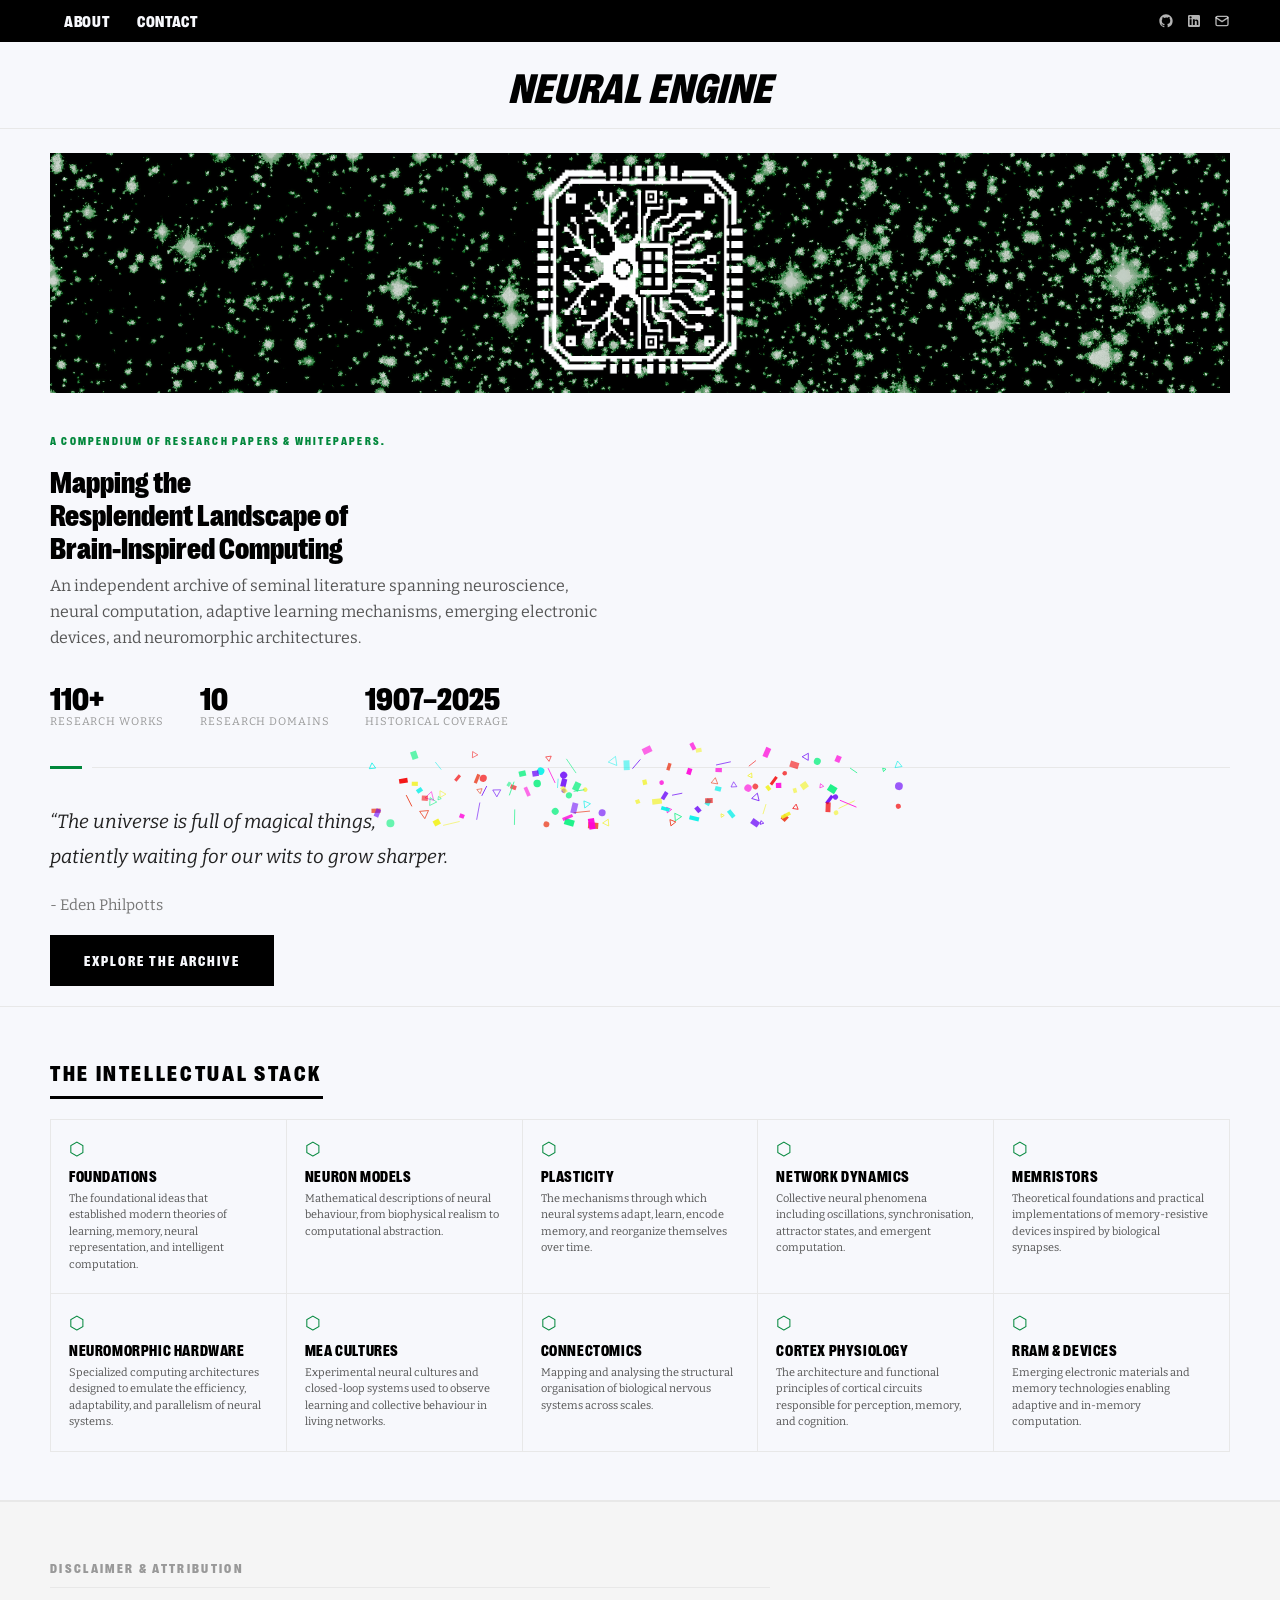
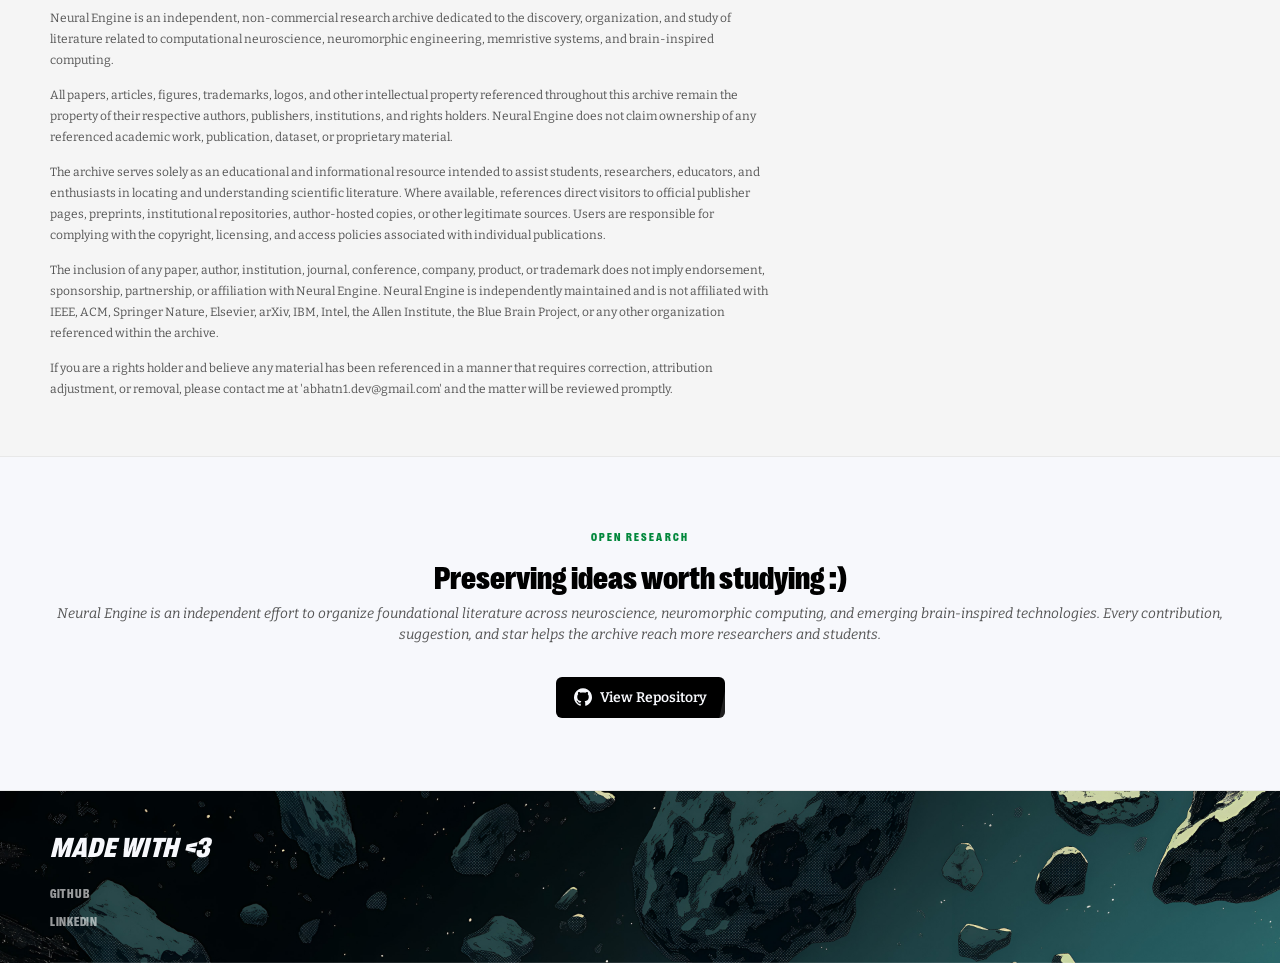
<file: index.html>
<!doctype html>
<html lang="en">
  <head>
    <meta charset="UTF-8" />
    <meta name="viewport" content="width=device-width, initial-scale=1.0" />
    <title>Neural Engine 🧠</title>
    <meta
      name="description"
      content="A compendium of seminal papers on neural computation, synaptic plasticity, and brain-inspired machinery."
    />
    <link rel="icon" type="image/png" href="./assets/favicon.png">
    <link rel="preconnect" href="https://fonts.googleapis.com" />
    <link rel="preconnect" href="https://fonts.gstatic.com" crossorigin />
    <link
      href="https://fonts.googleapis.com/css2?family=Barlow+Condensed:ital,wght@0,400;0,600;0,700;0,800;0,900;1,700;1,800;1,900&family=Barlow:wght@400;500;600;700&display=swap"
      rel="stylesheet"
    />
    <link rel="stylesheet" href="./css/style.css" />
  </head>
  <body>
    <!-- TOP NAV -->
    <header class="site-header">
      <div class="header-inner">
        <nav class="top-nav">
          <div class="nav-categories">
            <div class="nav-item"><a href="#about">About</a></div>
            <div class="nav-item"><a href="#contact">Contact</a></div>
          </div>

          <div class="nav-right">
            <div class="social-links">
              <a
                href="https://github.com/neuralenginelab"
                target="_blank"
                rel="noopener noreferrer"
                aria-label="GitHub"
              >
                <svg
                  width="16"
                  height="16"
                  viewBox="0 0 24 24"
                  fill="currentColor"
                >
                  <path
                    d="M12 2C6.48 2 2 6.48 2 12a10 10 0 0 0 6.84 9.49c.5.09.66-.22.66-.48v-1.7c-2.78.61-3.37-1.17-3.37-1.17-.46-1.17-1.12-1.48-1.12-1.48-.91-.62.07-.61.07-.61 1.01.07 1.54 1.04 1.54 1.04.9 1.54 2.37 1.1 2.95.84.09-.65.35-1.1.64-1.35-2.22-.25-4.56-1.11-4.56-4.93 0-1.09.39-1.99 1.03-2.69-.1-.25-.45-1.27.1-2.64 0 0 .84-.27 2.75 1.03A9.6 9.6 0 0 1 12 6.8c.85 0 1.71.12 2.51.35 1.91-1.3 2.75-1.03 2.75-1.03.55 1.37.2 2.39.1 2.64.64.7 1.03 1.6 1.03 2.69 0 3.83-2.34 4.68-4.57 4.93.36.31.68.92.68 1.86v2.76c0 .27.16.58.67.48A10 10 0 0 0 22 12c0-5.52-4.48-10-10-10z"
                  />
                </svg>
              </a>

              <a
                href="https://www.linkedin.com/in/adityabhatnagar1/"
                target="_blank"
                rel="noopener noreferrer"
                aria-label="LinkedIn"
              >
                <svg
                  width="16"
                  height="16"
                  viewBox="0 0 24 24"
                  fill="currentColor"
                >
                  <path
                    d="M19 3A2 2 0 0 1 21 5V19A2 2 0 0 1 19 21H5A2 2 0 0 1 3 19V5A2 2 0 0 1 5 3H19ZM8.34 18V9.37H5.49V18H8.34ZM6.91 8.24A1.65 1.65 0 1 0 6.9 4.94a1.65 1.65 0 0 0 .01 3.3ZM18.5 18V13.78C18.5 11.61 18.03 9.93 15.5 9.93C14.29 9.93 13.48 10.6 13.15 11.24H13.11V9.37H10.36V18H13.21V13.73C13.21 12.6 13.42 11.53 14.79 11.53C16.14 11.53 16.16 12.79 16.16 13.8V18H18.5Z"
                  />
                </svg>
              </a>

              <a href="mailto:abhatn1.dev@gmail.com" aria-label="Email">
                <svg
                  width="16"
                  height="16"
                  viewBox="0 0 24 24"
                  fill="none"
                  stroke="currentColor"
                  stroke-width="2"
                  stroke-linecap="round"
                  stroke-linejoin="round"
                >
                  <rect x="3" y="5" width="18" height="14" rx="2" />
                  <path d="M3 7l9 6 9-6" />
                </svg>
              </a>
            </div>
          </div>
        </nav>
      </div>
    </header>

    <!-- LOGO BAR -->
    <div class="logo-bar">
      <div class="container">
        <a href="/" class="site-logo">
          <span class="logo-text">Neural Engine</span>
        </a>
      </div>
    </div>

    <!-- HERO SECTION -->
    <section id="about" class="hero-section">
      <div class="container">
        <div class="hero-grid">
          <!-- Featured Article -->
          <div class="hero-featured">
            <div class="hero-img-wrap">
              <img src="./assets/header.jpg" alt="Dark Pines" loading="lazy" />

              <img
                src="./assets/logo.png"
                alt="Neural Engine"
                class="hero-logo"
              />
            </div>
            <div class="hero-content">
              <p class="hero-eyebrow">A Compendium of Research Papers & Whitepapers.</p>

              <h1 class="hero-title">
                Mapping the<br /> Resplendent Landscape of<br />Brain-Inspired Computing
              </h1>

              <p class="hero-lead">
              An independent archive of seminal literature spanning neuroscience, neural computation, adaptive learning mechanisms, emerging electronic devices, and neuromorphic architectures.
              </p>

              <!-- Stats row -->
              <div class="hero-stats">
                <div class="hero-stat">
                  <span class="stat-num">110+</span>
                  <span class="stat-label">Research Works</span>
                </div>
                <div class="hero-stat">
                  <span class="stat-num">10</span>
                  <span class="stat-label">Research Domains</span>
                </div>
                <div class="hero-stat">
                  <span class="stat-num">1907–2025</span>
                  <span class="stat-label">Historical Coverage</span>
                </div>
              </div>

              <div class="section-divider"></div>



              <div class="quote-block">
                <span class="quote-line"> “The universe is full of magical things, </span>

                <span class="quote-line"> patiently waiting for our wits to grow sharper. </span>

                <span class="quote-author"> - Eden Philpotts </span>
              </div>

            <div style="margin-top: 18px;"></div>

            <div class="hero-cta-wrap">
              <a href="./archive/" class="ui-btn">
                <span>Explore the Archive</span>
              </a>
            </div>

            <div style="margin-top: 20px;"></div>
          </div>
        </div>
      </div>
    </section>

    <!-- RESEARCH DOMAINS -->
<section class="domains-section">
  <div class="container">
    <div class="section-header-row">
      <h2 class="section-heading">The Intellectual Stack</h2>
    </div>
    <div class="domains-grid">
      <div class="domain-card">
        <span class="domain-icon">⬡</span>
        <h3>Foundations</h3>
        <p>The foundational ideas that established modern theories of learning, memory, neural representation, and intelligent computation.</p>
      </div>
      <div class="domain-card">
        <span class="domain-icon">⬡</span>
        <h3>Neuron Models</h3>
        <p>Mathematical descriptions of neural behaviour, from biophysical realism to computational abstraction.</p>
      </div>
      <div class="domain-card">
        <span class="domain-icon">⬡</span>
        <h3>Plasticity</h3>
        <p>The mechanisms through which neural systems adapt, learn, encode memory, and reorganize themselves over time.</p>
      </div>
      <div class="domain-card">
        <span class="domain-icon">⬡</span>
        <h3>Network Dynamics</h3>
        <p>Collective neural phenomena including oscillations, synchronisation, attractor states, and emergent computation.</p>
      </div>
      <div class="domain-card">
        <span class="domain-icon">⬡</span>
        <h3>Memristors</h3>
        <p>Theoretical foundations and practical implementations of memory-resistive devices inspired by biological synapses.</p>
      </div>
      <div class="domain-card">
        <span class="domain-icon">⬡</span>
        <h3>Neuromorphic Hardware</h3>
        <p>Specialized computing architectures designed to emulate the efficiency, adaptability, and parallelism of neural systems.</p>
      </div>
      <div class="domain-card">
        <span class="domain-icon">⬡</span>
        <h3>MEA Cultures</h3>
        <p>Experimental neural cultures and closed-loop systems used to observe learning and collective behaviour in living networks.</p>
      </div>
      <div class="domain-card">
        <span class="domain-icon">⬡</span>
        <h3>Connectomics</h3>
        <p>Mapping and analysing the structural organisation of biological nervous systems across scales.
      </div>
      <div class="domain-card">
        <span class="domain-icon">⬡</span>
        <h3>Cortex Physiology</h3>
        <p>The architecture and functional principles of cortical circuits responsible for perception, memory, and cognition.</p>
      </div>
      <div class="domain-card">
        <span class="domain-icon">⬡</span>
        <h3>RRAM & Devices</h3>
        <p>Emerging electronic materials and memory technologies enabling adaptive and in-memory computation.</p>
      </div>
    </div>
  </div>
</section>

<!-- DISCLAIMER -->
<section class="disclaimer-section">
  <div class="container">
    <div class="disclaimer-inner">
      <h2 class="disclaimer-heading">Disclaimer & Attribution</h2>
      <div class="disclaimer-body">
        <p>Neural Engine is an independent, non-commercial research archive dedicated to the discovery, organization, and study of literature related to computational neuroscience, neuromorphic engineering, memristive systems, and brain-inspired computing.</p>
        <p>All papers, articles, figures, trademarks, logos, and other intellectual property referenced throughout this archive remain the property of their respective authors, publishers, institutions, and rights holders. Neural Engine does not claim ownership of any referenced academic work, publication, dataset, or proprietary material.</p>
        <p>The archive serves solely as an educational and informational resource intended to assist students, researchers, educators, and enthusiasts in locating and understanding scientific literature. Where available, references direct visitors to official publisher pages, preprints, institutional repositories, author-hosted copies, or other legitimate sources. Users are responsible for complying with the copyright, licensing, and access policies associated with individual publications.</p>
        <p>The inclusion of any paper, author, institution, journal, conference, company, product, or trademark does not imply endorsement, sponsorship, partnership, or affiliation with Neural Engine. Neural Engine is independently maintained and is not affiliated with IEEE, ACM, Springer Nature, Elsevier, arXiv, IBM, Intel, the Allen Institute, the Blue Brain Project, or any other organization referenced within the archive.</p>
        <p>If you are a rights holder and believe any material has been referenced in a manner that requires correction, attribution adjustment, or removal, please contact me at 'abhatn1.dev@gmail.com' and the matter will be reviewed promptly.</p>
      </div>
    </div>
  </div>
</section>

<!-- REPO CTA -->
<section class="repo-cta-section">
  <div class="container">
    <p class="repo-eyebrow">Open Research</p>
    <h2 class="repo-heading">Preserving ideas worth studying :)</h2>
    <p class="repo-sub">Neural Engine is an independent effort to organize foundational literature across neuroscience, neuromorphic computing, and emerging brain-inspired technologies. Every contribution, suggestion, and star helps the archive reach more researchers and students.</p>
    <a href="https://github.com/neuralenginelab" target="_blank" rel="noopener noreferrer" class="gh-star-btn">
      <span class="gh-shine"></span>
      <div class="gh-left">
        <svg class="gh-icon" viewBox="0 0 438.549 438.549" fill="currentColor">
          <path clip-rule="evenodd" d="M409.132 114.573c-19.608-33.596-46.205-60.194-79.798-79.8-33.598-19.607-70.277-29.408-110.063-29.408-39.781 0-76.472 9.804-110.063 29.408-33.596 19.605-60.192 46.204-79.8 79.8C9.803 148.168 0 184.854 0 224.63c0 47.78 13.94 90.745 41.827 128.906 27.884 38.164 63.906 64.572 108.063 79.227 5.14.954 8.945.283 11.419-1.996 2.475-2.282 3.711-5.14 3.711-8.562 0-.571-.049-5.708-.144-15.417a2549.81 2549.81 0 01-.144-25.406l-6.567 1.136c-4.187.767-9.469 1.092-15.846 1-6.374-.089-12.991-.757-19.842-1.999-6.854-1.231-13.229-4.086-19.13-8.559-5.898-4.473-10.085-10.328-12.56-17.556l-2.855-6.57c-1.903-4.374-4.899-9.233-8.992-14.559-4.093-5.331-8.232-8.945-12.419-10.848l-1.999-1.431c-1.332-.951-2.568-2.098-3.711-3.429-1.142-1.331-1.997-2.663-2.568-3.997-.572-1.335-.098-2.43 1.427-3.289 1.525-.859 4.281-1.276 8.28-1.276l5.708.853c3.807.763 8.516 3.042 14.133 6.851 5.614 3.806 10.229 8.754 13.846 14.842 4.38 7.806 9.657 13.754 15.846 17.847 6.184 4.093 12.419 6.136 18.699 6.136 6.28 0 11.704-.476 16.274-1.423 4.565-.952 8.848-2.383 12.847-4.285 1.713-12.758 6.377-22.559 13.988-29.41-10.848-1.14-20.601-2.857-29.264-5.14-8.658-2.286-17.605-5.996-26.835-11.14-9.235-5.137-16.896-11.516-22.985-19.126-6.09-7.614-11.088-17.61-14.987-29.979-3.901-12.374-5.852-26.648-5.852-42.826 0-23.035 7.52-42.637 22.557-58.817-7.044-17.318-6.379-36.732 1.997-58.24 5.52-1.715 13.706-.428 24.554 3.853 10.85 4.283 18.794 7.952 23.84 10.994 5.046 3.041 9.089 5.618 12.135 7.708 17.705-4.947 35.976-7.421 54.818-7.421s37.117 2.474 54.823 7.421l10.849-6.849c7.419-4.57 16.18-8.758 26.262-12.565 10.088-3.805 17.802-4.853 23.134-3.138 8.562 21.509 9.325 40.922 2.279 58.24 15.036 16.18 22.559 35.787 22.559 58.817 0 16.178-1.958 30.497-5.853 42.966-3.9 12.471-8.941 22.457-15.125 29.979-6.191 7.521-13.901 13.85-23.131 18.986-9.232 5.14-18.182 8.85-26.84 11.136-8.662 2.286-18.415 4.004-29.263 5.146 9.894 8.562 14.842 22.077 14.842 40.539v60.237c0 3.422 1.19 6.279 3.572 8.562 2.379 2.279 6.136 2.95 11.276 1.995 44.163-14.653 80.185-41.062 108.068-79.226 27.88-38.161 41.825-81.126 41.825-128.906-.01-39.771-9.818-76.454-29.414-110.049z"/>
        </svg>
        <span>View Repository</span>
      </div>

    </a>
  </div>
</section>


    <!-- FOOTER -->
    <footer id="contact" class="site-footer">
      <div class="container">
        <div class="footer-grid">
          <div class="footer-brand">
            <a href="/" class="site-logo footer-logo">
              <span class="logo-text">made with <3</span>
            </a>

            <p style="margin-top: 12px"></p>
            <div class="footer-social">
              <a
                href="https://github.com/adityabhatnagar1/"
                target="_blank"
                rel="noopener noreferrer"
                aria-label="GitHub"
                >GitHub</a
              >

              <a
                href="https://www.linkedin.com/in/adityabhatnagar1/"
                target="_blank"
                rel="noopener noreferrer"
                aria-label="LinkedIn"
                >LinkedIn</a
              >



            </div>
          </div>
        </div>
      </div>


    </footer>

    <script src="./js/main.js"></script>

    <canvas id="archive-canvas"></canvas>

    <div id="archive-msg">ARCHIVE_COMPLETE</div>

  </body>
</html>
<!-- redeploy -->
</file>
<file: css/style.css>
@keyframes signalInstability {
  0% {
    transform: translate(0px, 0px) rotate(0deg);
  }

  10% {
    transform: translate(-1px, 1px) rotate(-0.15deg);
  }

  20% {
    transform: translate(2px, -1px) rotate(0.15deg);
  }

  30% {
    transform: translate(-2px, 1px) rotate(-0.1deg);
  }

  40% {
    transform: translate(1px, -1px) rotate(0.1deg);
  }

  50% {
    transform: translate(-1px, 1px) rotate(0deg);
  }

  60% {
    transform: translate(2px, 0px) rotate(0.1deg);
  }

  70% {
    transform: translate(-2px, -1px) rotate(-0.1deg);
  }

  80% {
    transform: translate(1px, 1px) rotate(0deg);
  }

  90% {
    transform: translate(-1px, 0px) rotate(0.05deg);
  }

  100% {
    transform: translate(0px, 0px) rotate(0deg);
  }
}

.signal-instability {
  animation: signalInstability 0.45s ease;
}

@font-face {
  font-family: "Bitter";
  src: url("../assets/bitter/Bitter-VariableFont_wght.ttf") format("truetype");
  font-weight: 100 900;
  font-style: normal;
}

@font-face {
  font-family: "Bitter";
  src: url("../assets/bitter/Bitter-Italic-VariableFont_wght.ttf")
    format("truetype");
  font-weight: 100 900;
  font-style: italic;
}

@font-face {
  font-family: "OwnersX";
  src: url("../assets/ownersx/Owners-XXNarrow-Black.otf") format("opentype");
  font-weight: 900;
  font-style: normal;
}

*,
*::before,
*::after {
  box-sizing: border-box;
  margin: 0;
  padding: 0;
}

:root {
  --black: #000000;
  --white: #f7f8fc;
  --gray-100: #f5f5f5;
  --gray-200: #e8e8e8;
  --gray-400: #999999;
  --gray-600: #555555;
  --red: #01873b;
  --font-condensed: "Barlow", sans-serif;
  --font-body: "Bitter", serif;
  --container-max: 1220px;
  --header-h: 42px;
}

html {
  font-size: 16px;
  scroll-behavior: smooth;
}

body {
  font-family: var(--font-body);
  background: var(--white);
  color: var(--black);
  line-height: 1.5;
  -webkit-font-smoothing: antialiased;
}

a {
  color: inherit;
  text-decoration: none;
}
a:hover {
  color: var(--red);
}
img {
  display: block;
  width: 100%;
  height: 100%;
  object-fit: cover;
}
ul {
  list-style: none;
}

/* === CONTAINER === */
.container {
  max-width: var(--container-max);
  margin: 0 auto;
  padding: 0 20px;
}

/* === CATEGORY TAGS === */
.category-tag {
  display: inline-block;
  font-family: var(--font-condensed);
  font-size: 11px;
  font-weight: 700;
  letter-spacing: 0.08em;
  text-transform: uppercase;
  color: var(--red);
  margin-bottom: 6px;
  transition: opacity 0.15s;
}
.category-tag:hover {
  opacity: 0.7;
  color: var(--red);
}
.category-tag.small {
  font-size: 10px;
}
.category-tag.themed-tag {
  color: var(--red);
}

/* === BYLINE === */
.byline {
  font-family: var(--font-body);
  font-size: 12px;
  color: var(--gray-600);
  display: block;
  margin-top: 6px;
}
.byline.small {
  font-size: 11px;
}
.byline a:hover {
  color: var(--red);
}

/* === EXCERPT === */
.excerpt {
  font-size: 13px;
  color: var(--gray-600);
  line-height: 1.5;
  margin: 6px 0;
  font-style: italic;
}

/* === SECTION HEADINGS === */
.section-heading {
  font-family: "OwnersX", sans-serif;
  font-size: 22px;
  font-weight: 800;
  letter-spacing: 0.12em;
  text-transform: uppercase;
  color: var(--black);
  border-bottom: 3px solid var(--black);
  padding-bottom: 8px;
  margin-bottom: 20px;
}
.section-heading.themed {
  color: var(--black);
}
.section-label {
  font-family: "OwnersX", sans-serif;
  font-size: 18px;
  font-weight: 700;
  letter-spacing: 0.1em;
  text-transform: uppercase;
  color: var(--gray-400);
  border-bottom: 2px solid var(--gray-200);
  padding-bottom: 8px;
  margin-bottom: 14px;
}

/* === READ MORE BUTTONS === */
.read-more-btn {
  display: inline-flex;
  align-items: center;
  gap: 4px;
  font-family: var(--font-condensed);
  font-size: 12px;
  font-weight: 700;
  letter-spacing: 0.1em;
  text-transform: uppercase;
  color: var(--black);
  border: 2px solid var(--black);
  padding: 6px 14px;
  transition:
    background 0.15s,
    color 0.15s;
}
.read-more-btn:hover {
  background: var(--black);
  color: var(--white);
}
.read-more-btn.sm {
  font-size: 11px;
  padding: 4px 10px;
}

/* === SITE HEADER / NAV === */
.site-header {
  background: var(--black);
  position: sticky;
  top: 0;
  z-index: 100;
}
.header-inner {
  max-width: var(--container-max);
  margin: 0 auto;
  padding: 0 20px;
}
.top-nav {
  display: flex;
  align-items: center;
  justify-content: space-between;
  height: var(--header-h);
}
.nav-categories {
  display: flex;
  align-items: center;
  gap: 0;
}
.nav-item {
  position: relative;
}
.nav-item > a {
  display: block;
  font-family: "OwnersX", sans-serif;
  font-size: 16px;
  font-weight: 700;
  letter-spacing: 0.04em;
  text-transform: uppercase;
  color: var(--white);
  padding: 0 14px;
  height: var(--header-h);
  line-height: var(--header-h);
  transition:
    color 0.15s,
    background 0.15s;
}
.nav-item > a:hover {
  color: var(--white);
  background: rgba(255, 255, 255, 0.1);
}
.nav-newsletter > a {
  color: #aaa;
}

/* Dropdown */
.dropdown:hover .dropdown-menu {
  display: block;
}
.dropdown-menu {
  display: none;
  position: absolute;
  top: var(--header-h);
  left: 0;
  background: var(--black);
  min-width: 180px;
  padding: 8px 0;
  z-index: 200;
  border-top: 2px solid var(--red);
}
.dropdown-menu a {
  display: block;
  font-family: var(--font-condensed);
  font-size: 12px;
  font-weight: 600;
  letter-spacing: 0.06em;
  text-transform: uppercase;
  color: #ccc;
  padding: 7px 18px;
  transition:
    color 0.1s,
    background 0.1s;
}
.dropdown-menu a:hover {
  color: var(--white);
  background: rgba(255, 255, 255, 0.08);
}

/* Nav right */
.nav-right {
  display: flex;
  align-items: center;
  gap: 16px;
}
.search-btn {
  background: none;
  border: none;
  color: var(--white);
  cursor: pointer;
  padding: 6px;
  display: flex;
  align-items: center;
  transition: opacity 0.15s;
}
.search-btn:hover {
  opacity: 0.7;
}
.social-links {
  display: flex;
  align-items: center;
  gap: 12px;
}
.social-links a {
  color: rgba(255, 255, 255, 0.7);
  display: flex;
  align-items: center;
  transition: color 0.15s;
}
.social-links a:hover {
  color: var(--white);
}

/* === LOGO BAR === */
.logo-bar {
  background: var(--white);
  border-bottom: 1px solid var(--gray-200);
  padding: 22px 0 18px;
  text-align: center;
}

.site-logo {
  display: inline-block;
}
.logo-text {
  font-family: "OwnersX", sans-serif;
  font-size: 42px;
  font-weight: 900;
  font-style: italic;
  letter-spacing: -0.01em;
  color: var(--black);
  line-height: 1;
  text-transform: uppercase;
}
.footer-logo .logo-text {
  font-size: 28px;
}

/* === HERO SECTION === */
.hero-section {
  padding: 24px 0 0;
  border-bottom: 1px solid var(--gray-200);
}
.hero-grid {
  display: block;
}

/* Featured */

.hero-img-wrap {
  position: relative; /* add this */
  width: 100%;
  height: 240px;
  overflow: hidden;
  margin-bottom: 40px;
}

.hero-img-wrap .hero-logo {
  position: absolute;
  top: 50%;
  left: 50%;
  transform: translate(-50%, -50%);
  width: 280px;
  height: 280px;
  opacity: 1;
  mix-blend-mode: normal;
}

.hero-img-wrap img {
  width: 100%;
  height: 100%;
  object-fit: cover;
}

.hero-title {
  font-family: "OwnersX", sans-serif;
  font-size: 30px;
  font-weight: 800;
  line-height: 1.1;
  margin-bottom: 10px;
}
.hero-title a:hover {
  color: var(--gray-600);
}
.hero-excerpt {
  font-size: 14px;
  color: var(--gray-600);
  font-style: italic;
  margin-bottom: 8px;
  line-height: 1.5;
}

/* Sidebar */
.hero-sidebar {
  border-left: 1px solid var(--gray-200);
  padding-left: 20px;
}
.latest-list {
  margin-bottom: 16px;
}
.latest-list li {
  padding: 10px 0;
  border-bottom: 1px solid var(--gray-200);
}
.latest-list li:last-child {
  border-bottom: none;
}
.latest-title {
  font-family: var(--font-condensed);
  font-size: 16px;
  font-weight: 700;
  line-height: 1.25;
  margin: 4px 0;
}
.latest-title a:hover {
  color: var(--gray-600);
}

/* Secondary cards in sidebar */
.sidebar-secondary {
  margin-top: 20px;
  border-top: 2px solid var(--black);
  padding-top: 14px;
}
.secondary-card {
  display: grid;
  grid-template-columns: 80px 1fr;
  gap: 10px;
  margin-bottom: 14px;
  padding-bottom: 14px;
  border-bottom: 1px solid var(--gray-200);
}
.secondary-card:last-child {
  border-bottom: none;
}
.secondary-card img {
  width: 80px;
  height: 60px;
  object-fit: cover;
}
.secondary-title {
  font-family: "OwnersX", sans-serif;
  font-size: 25px;
  font-weight: 700;
  line-height: 1.05;
  margin: 3px 0;
}

/* Hero right */
.hero-right {
  border-left: 1px solid var(--gray-200);
  padding-left: 20px;
}
.newsletter-widget {
  background: var(--black);
  color: var(--white);
  padding: 18px;
  margin-bottom: 20px;
}
.newsletter-widget-label {
  font-family: var(--font-condensed);
  font-size: 18px;
  font-weight: 800;
  text-transform: uppercase;
  line-height: 1.1;
  margin-bottom: 6px;
}
.newsletter-widget-sub {
  font-size: 12px;
  color: rgba(255, 255, 255, 0.7);
  margin-bottom: 12px;
  line-height: 1.4;
}
.newsletter-widget-form {
  display: flex;
  flex-direction: column;
  gap: 8px;
}
.email-input {
  font-family: var(--font-body);
  font-size: 13px;
  padding: 8px 10px;
  border: 1px solid rgba(255, 255, 255, 0.3);
  background: rgba(255, 255, 255, 0.1);
  color: var(--white);
  outline: none;
  transition: border-color 0.15s;
  width: 100%;
}
.logo-text {
  font-family: "OwnersX", sans-serif;
  font-weight: 900;
  letter-spacing: 0.02em;
}
.email-input::placeholder {
  color: rgba(255, 255, 255, 0.5);
}
.email-input:focus {
  border-color: rgba(255, 255, 255, 0.6);
}
.subscribe-btn {
  font-family: var(--font-condensed);
  font-size: 12px;
  font-weight: 800;
  letter-spacing: 0.1em;
  text-transform: uppercase;
  background: var(--red);
  color: var(--white);
  border: none;
  padding: 9px 14px;
  cursor: pointer;
  transition: background 0.15s;
}
.subscribe-btn:hover {
  background: #c0121e;
}
.subscribe-btn.full {
  width: 100%;
}
.subscribe-btn.lg {
  padding: 12px 28px;
  font-size: 14px;
}

.latest-sidebar-links h4 {
  font-family: var(--font-condensed);
  font-size: 11px;
  font-weight: 700;
  letter-spacing: 0.1em;
  text-transform: uppercase;
  color: var(--gray-400);
  border-bottom: 2px solid var(--gray-200);
  padding-bottom: 6px;
  margin-bottom: 10px;
}
.latest-sidebar-links ul li {
  font-size: 12px;
  line-height: 1.4;
  padding: 7px 0;
  border-bottom: 1px solid var(--gray-200);
  color: var(--gray-600);
}
.latest-sidebar-links ul li a:hover {
  color: var(--red);
}

/* === TOP STORIES === */
.top-stories-section {
  padding: 32px 0;
  border-bottom: 1px solid var(--gray-200);
}
.top-stories-grid {
  display: grid;
  grid-template-columns: repeat(4, 1fr);
  gap: 20px;
}
.story-card {
  display: flex;
  flex-direction: column;
}
.story-card-img-wrap {
  display: block;
  aspect-ratio: 4/3;
  overflow: hidden;
  margin-bottom: 10px;
}
.story-card-img-wrap img {
  transition: transform 0.3s ease;
}
.story-card-img-wrap:hover img {
  transform: scale(1.04);
}
.story-card-content {
  flex: 1;
}
.story-card h3 {
  font-family: "OwnersX", sans-serif;
  font-size: 26px;
  font-weight: 700;
  line-height: 1.05;
  margin: 4px 0;
}
.story-card h3 a:hover {
  color: var(--gray-600);
}
.card-arrow {
  display: inline-block;
  font-size: 16px;
  margin-top: 8px;
  color: var(--red);
  font-weight: 700;
  transition: transform 0.15s;
}
.card-arrow:hover {
  transform: translateX(3px);
  color: var(--red);
}

/* === THEMED SECTIONS (AI Psychosis / Musk Watch) === */
.themed-section {
  padding: 32px 0;
  border-bottom: 1px solid var(--gray-200);
}
.section-header-row {
  display: flex;
  align-items: flex-end;
  justify-content: space-between;
  margin-bottom: 20px;
}
.section-header-row .section-heading {
  margin-bottom: 0;
}
.section-footer-row {
  display: flex;
  justify-content: center;
  margin-top: 24px;
}

.themed-grid {
  display: grid;
  grid-template-columns: 1fr 1fr 1fr;
  gap: 20px;
}
.themed-card {
  display: flex;
  flex-direction: column;
}
.themed-img-wrap {
  aspect-ratio: 16/10;
  overflow: hidden;
  margin-bottom: 10px;
}
.themed-img-wrap img {
  transition: transform 0.3s;
}
.themed-card:hover .themed-img-wrap img {
  transform: scale(1.04);
}
.themed-content h3 {
  font-family: var(--font-condensed);
  font-size: 17px;
  font-weight: 700;
  line-height: 1.2;
  margin: 4px 0;
}
.themed-content h3 a:hover {
  color: var(--gray-600);
}

.featured-themed .themed-img-wrap {
  aspect-ratio: 4/3;
}
.featured-themed .themed-content h3 {
  font-size: 20px;
}

/* Musk Watch */
.musk-grid {
  display: grid;
  grid-template-columns: 1fr 1fr;
  gap: 24px;
}

.musk-img-wrap {
  aspect-ratio: 16/10;
  overflow: hidden;
  margin-bottom: 12px;
}
.musk-img-wrap img {
  transition: transform 0.3s;
}
.musk-card:hover .musk-img-wrap img {
  transform: scale(1.03);
}
.musk-content h3 {
  font-family: "OwnersX", sans-serif;
  font-size: 52px;
  font-weight: 800;
  line-height: 1.15;
  margin: 6px 0;
}
.musk-content h3 a:hover {
  color: var(--gray-600);
}
.musk-secondary {
  display: flex;
  flex-direction: column;
  gap: 20px;
}
.musk-secondary-card {
  display: grid;
  grid-template-columns: 120px 1fr;
  gap: 12px;
  padding-bottom: 20px;
  border-bottom: 1px solid var(--gray-200);
}
.musk-secondary-card:last-child {
  border-bottom: none;
}
.musk-secondary-img {
  width: 120px;
  height: 90px;
  overflow: hidden;
  flex-shrink: 0;
}
.musk-secondary-content h3 {
  font-family: "OwnersX", sans-serif;
  font-size: 26px;
  font-weight: 700;
  line-height: 1.2;
  margin: 4px 0;
}

/* === THE FEED === */
.feed-section {
  padding: 32px 0;
  border-bottom: 1px solid var(--gray-200);
}
.feed-layout {
  display: grid;
  grid-template-columns: 1fr 280px;
  gap: 32px;
  align-items: start;
}
.feed-list {
  display: flex;
  flex-direction: column;
}
.feed-item {
  display: grid;
  grid-template-columns: 130px 1fr;
  gap: 14px;
  padding: 14px 0;
  border-bottom: 1px solid var(--gray-200);
}
.feed-img-wrap {
  display: block;
  width: 130px;
  height: 88px;
  overflow: hidden;
  flex-shrink: 0;
}
.feed-img-wrap img {
  width: 100%;
  height: 100%;
  object-fit: cover;
  transition: transform 0.3s;
}
.feed-item:hover .feed-img-wrap img {
  transform: scale(1.04);
}
.feed-content h3 {
  font-family: "OwnersX", sans-serif;
  font-size: 24px;
  font-weight: 600;
  line-height: 1.2;
  margin: 4px 0;
}
.feed-content h3 a:hover {
  color: var(--gray-600);
}

/* Feed sidebar */
.feed-sidebar {
  border-left: 1px solid var(--gray-200);
  padding-left: 24px;
  position: sticky;
  top: 60px;
}
.newsletter-box {
  background: var(--black);
  color: var(--white);
  padding: 20px;
  margin-bottom: 24px;
}
.newsletter-box h3 {
  font-family: var(--font-condensed);
  font-size: 20px;
  font-weight: 800;
  text-transform: uppercase;
  line-height: 1.1;
  margin-bottom: 8px;
}
.newsletter-box p {
  font-size: 12px;
  color: rgba(255, 255, 255, 0.7);
  margin-bottom: 12px;
  line-height: 1.4;
}
.newsletter-box form {
  display: flex;
  flex-direction: column;
  gap: 8px;
}
.terms-text {
  font-size: 10px;
  color: rgba(255, 255, 255, 0.5);
  margin-top: 8px !important;
}
.terms-text a {
  color: rgba(255, 255, 255, 0.5);
  text-decoration: underline;
}

.sidebar-articles-title {
  font-family: var(--font-condensed);
  font-size: 11px;
  font-weight: 700;
  letter-spacing: 0.1em;
  text-transform: uppercase;
  color: var(--gray-400);
  border-bottom: 2px solid var(--gray-200);
  padding-bottom: 6px;
  margin-bottom: 14px;
}
.sidebar-mini-card {
  display: grid;
  grid-template-columns: 64px 1fr;
  gap: 10px;
  padding-bottom: 14px;
  margin-bottom: 14px;
  border-bottom: 1px solid var(--gray-200);
}
.sidebar-mini-card:last-child {
  border-bottom: none;
}
.sidebar-mini-card img {
  width: 64px;
  height: 48px;
  object-fit: cover;
}
.sidebar-mini-card h5 {
  font-family: var(--font-condensed);
  font-size: 13px;
  font-weight: 700;
  line-height: 1.2;
  margin: 3px 0 0;
}
.sidebar-mini-card h5 a:hover {
  color: var(--gray-600);
}

/* === NEWSLETTER CTA === */
.newsletter-cta {
  background: var(--gray-100);
  padding: 48px 0;
  border-bottom: 1px solid var(--gray-200);
}
.newsletter-cta-inner {
  max-width: 520px;
  margin: 0 auto;
  text-align: center;
}
.newsletter-cta h2 {
  font-family: var(--font-condensed);
  font-size: 32px;
  font-weight: 900;
  text-transform: uppercase;
  margin-bottom: 10px;
}
.newsletter-cta p {
  font-size: 15px;
  color: var(--gray-600);
  margin-bottom: 20px;
}
.newsletter-cta-form {
  display: flex;
  gap: 0;
  margin-bottom: 12px;
}
.email-input.lg {
  flex: 1;
  background: var(--white);
  color: var(--black);
  border: 2px solid var(--black);
  border-right: none;
  padding: 12px 14px;
  font-size: 14px;
}
.email-input.lg::placeholder {
  color: var(--gray-400);
}
.email-input.lg:focus {
  outline: none;
  border-color: var(--black);
}
.newsletter-cta .terms-text {
  color: var(--gray-400);
}
.newsletter-cta .terms-text a {
  color: var(--gray-600);
}

/* === TERMINAL EMBED === */
.terminal-embed {
  margin: 40px 0;
  border-radius: 12px;
  overflow: hidden;
  border: 1px solid #2a2b3d;
}

.terminal-embed iframe {
  width: 100%;
  height: 500px;
  border: none;
  display: block;
}

/* === FOOTER === */
.site-footer {
  background-image: url("../assets/footer.jpg");
  background-size: cover;
  background-position: center;
  background-repeat: no-repeat;
  color: var(--white);
  padding: 40px 0 0;
}
.footer-grid {
  display: grid;
  grid-template-columns: 200px 1fr;
  gap: 40px;
  padding-bottom: 32px;
  border-bottom: 1px solid rgba(255, 255, 255, 0.1);
}
.footer-logo .logo-text {
  color: var(--white);
}
.footer-social {
  display: flex;
  flex-direction: column;
  gap: 10px;
  margin-top: 20px;
}
.footer-social a {
  font-family: "OwnersX", sans-serif;
  font-size: 12px;
  font-weight: 600;
  letter-spacing: 0.06em;
  text-transform: uppercase;
  color: rgba(255, 255, 255, 0.6);
  transition: color 0.15s;
}
.footer-social a:hover {
  color: var(--white);
}
.footer-categories {
  display: grid;
  grid-template-columns: repeat(5, 1fr);
  gap: 20px;
}
.footer-col h4 {
  font-family: var(--font-condensed);
  font-size: 11px;
  font-weight: 700;
  letter-spacing: 0.1em;
  text-transform: uppercase;
  color: rgba(255, 255, 255, 0.4);
  margin-bottom: 10px;
}
.footer-col ul li {
  margin-bottom: 7px;
}
.footer-col ul li a {
  font-size: 13px;
  color: rgba(255, 255, 255, 0.6);
  transition: color 0.15s;
}
.footer-col ul li a:hover {
  color: var(--white);
}
.footer-bottom {
  display: flex;
  align-items: center;
  justify-content: space-between;
  padding: 16px 0;
}
.footer-bottom p {
  font-size: 12px;
  color: rgba(255, 255, 255, 0.4);
}
.footer-bottom-links {
  display: flex;
  gap: 20px;
}
.footer-bottom-links a {
  font-size: 12px;
  color: rgba(255, 255, 255, 0.4);
  transition: color 0.15s;
}
.footer-bottom-links a:hover {
  color: var(--white);
}

/* === AI PSYCHOSIS DARK BG === */
.ai-psychosis {
  background: var(--white);
}

/* === RESPONSIVE === */
@media (max-width: 1100px) {
  .hero-grid {
    grid-template-columns: 1fr 300px;
  }
  .hero-right {
    display: none;
  }
  .top-stories-grid {
    grid-template-columns: repeat(2, 1fr);
  }
  .footer-categories {
    grid-template-columns: repeat(3, 1fr);
  }
}

@media (max-width: 900px) {
  .hero-grid {
    grid-template-columns: 1fr;
  }
  .hero-sidebar {
    border-left: none;
    padding-left: 0;
    border-top: 2px solid var(--black);
    padding-top: 20px;
  }
  .themed-grid {
    grid-template-columns: 1fr 1fr;
  }
  .musk-grid {
    grid-template-columns: 1fr;
  }
  .feed-layout {
    grid-template-columns: 1fr;
  }
  .feed-sidebar {
    border-left: none;
    padding-left: 0;
    position: static;
  }
}

@media (max-width: 700px) {
  .nav-categories .nav-item:nth-child(n + 5) {
    display: none;
  }
  .top-stories-grid {
    grid-template-columns: 1fr 1fr;
  }
  .themed-grid {
    grid-template-columns: 1fr;
  }
  .musk-secondary-card {
    grid-template-columns: 100px 1fr;
  }
  .footer-grid {
    grid-template-columns: 1fr;
  }
  .footer-categories {
    grid-template-columns: repeat(2, 1fr);
  }
  .footer-bottom {
    flex-direction: column;
    gap: 10px;
    text-align: center;
  }
  .logo-text {
    font-size: 32px;
  }
  .hero-title {
    font-size: 24px;
  }
  .newsletter-cta-form {
    flex-direction: column;
  }
  .email-input.lg {
    border-right: 2px solid var(--black);
  }
}

.quote-line {
  display: block;

  font-family: "Bitter", serif;

  font-size: 1.2rem;

  font-style: italic;

  line-height: 1.8;

  color: #222;
}

.quote-author {
  display: block;

  margin-top: 20px;

  font-size: 0.95rem;

  color: #777;
}

@media (max-width: 480px) {
  .top-stories-grid {
    grid-template-columns: 1fr;
  }
  .feed-item {
    grid-template-columns: 100px 1fr;
  }
  .feed-img-wrap {
    width: 100px;
    height: 72px;
  }
}

html {
  scroll-behavior: smooth;
}

#archive-canvas {
  position: fixed;
  inset: 0;
  pointer-events: none;
  z-index: 9999;
}

#archive-msg {
  position: fixed;
  bottom: 40px;
  left: 50%;
  transform: translateX(-50%);

  font-family: "OwnersX", sans-serif;
  font-size: 22px;
  letter-spacing: 0.08em;

  color: #111;

  background: rgba(255, 255, 255, 0.85);

  padding: 10px 18px;

  border: 1px solid rgba(0, 0, 0, 0.15);

  opacity: 0;

  transition: opacity 0.4s ease;

  z-index: 10000;
}

/* === SECTION DIVIDER === */
.section-divider {
  display: flex;
  align-items: center;
  gap: 10px;
  margin: 36px 0;
}
.section-divider::before {
  content: "";
  width: 32px;
  height: 3px;
  background: var(--red);
  flex-shrink: 0;
}
.section-divider::after {
  content: "";
  flex: 1;
  height: 1px;
  background: var(--gray-200);
}

/* === HERO CTA WRAP === */
.hero-cta-wrap {
  display: flex;
  justify-content: flex-start;
  margin: 8px 0 4px;
}

/* === UI BUTTON (moved from inline) === */
.ui-btn {
  display: inline-flex;
  align-items: center;
  justify-content: center;
  padding: 13px 32px;
  font-family: "OwnersX", sans-serif;
  font-size: 14px;
  font-weight: 900;
  letter-spacing: 0.14em;
  text-transform: uppercase;
  color: var(--white);
  background: var(--black);
  border: 2px solid var(--black);
  cursor: pointer;
  transition:
    background 0.2s ease,
    color 0.2s ease;
  text-decoration: none;
}
.ui-btn span {
  position: relative;
  transition: color 0.2s ease;
}
.ui-btn:hover {
  background: transparent;
  color: var(--black);
}
.ui-btn:hover span {
  color: var(--black);
}

/* === MOBILE LAYOUT IMPROVEMENTS === */
@media (max-width: 768px) {
  /* Logo bar */
  .logo-text {
    font-size: 28px;
    letter-spacing: -0.01em;
  }

  /* Hero section breathing room */
  .hero-section {
    padding: 20px 0 0;
  }
  .hero-img-wrap {
    height: 200px;
    margin-bottom: 28px;
  }
  .hero-img-wrap .hero-logo {
    width: 180px;
    height: 180px;
  }

  /* Hero text */
  .hero-title {
    font-size: 26px;
    line-height: 1.05;
    margin-bottom: 14px;
  }
  .hero-excerpt {
    font-size: 13px;
    line-height: 1.6;
  }

  /* Quote block */
  .quote-block {
    padding: 0 4px;
  }
  .quote-line {
    font-size: 1.05rem;
    line-height: 1.7;
  }

  /* Section divider spacing on mobile */
  .section-divider {
    margin: 28px 0;
  }

  /* Button full-width on small screens */
  .hero-cta-wrap {
    justify-content: center;
  }
  .ui-btn {
    width: 100%;
    justify-content: center;
    padding: 14px 20px;
  }

  /* Nav — keep both items visible */
  .nav-item > a {
    padding: 0 10px;
    font-size: 13px;
  }

  /* Byline blockquote */
  .byline {
    font-size: 13px;
    line-height: 1.6;
  }

  /* Footer */
  .footer-grid {
    grid-template-columns: 1fr;
    gap: 24px;
  }
  .footer-brand {
    text-align: center;
  }
  .footer-social {
    flex-direction: row;
    justify-content: center;
    flex-wrap: wrap;
    gap: 16px;
  }
}

@media (max-width: 420px) {
  .logo-text {
    font-size: 22px;
  }
  .hero-title {
    font-size: 22px;
  }
  .hero-img-wrap {
    height: 160px;
  }
  .hero-img-wrap .hero-logo {
    width: 140px;
    height: 140px;
  }
  .ui-btn {
    font-size: 12px;
    padding: 12px 16px;
  }
}

/* === HERO EYEBROW === */
.hero-eyebrow {
  font-family: "OwnersX", sans-serif;
  font-size: 11px;
  font-weight: 900;
  letter-spacing: 0.2em;
  text-transform: uppercase;
  color: var(--red);
  margin-bottom: 14px;
}

/* === HERO LEAD === */
.hero-lead {
  font-family: var(--font-body);
  font-size: 16px;
  color: var(--gray-600);
  line-height: 1.65;
  margin-bottom: 28px;
  max-width: 560px;
}

/* === HERO STATS ROW === */
.hero-stats {
  display: flex;
  gap: 36px;
  margin-bottom: 28px;
}
.hero-stat {
  display: flex;
  flex-direction: column;
  gap: 2px;
}
.stat-num {
  font-family: "OwnersX", sans-serif;
  font-size: 32px;
  font-weight: 900;
  color: var(--black);
  line-height: 1;
}
.stat-label {
  font-family: var(--font-body);
  font-size: 11px;
  color: var(--gray-400);
  text-transform: uppercase;
  letter-spacing: 0.08em;
}

/* === DOMAINS SECTION === */
.domains-section {
  padding: 48px 0;
  border-bottom: 1px solid var(--gray-200);
  background: var(--white);
}
.domains-grid {
  display: grid;
  grid-template-columns: repeat(5, 1fr);
  gap: 1px;
  border: 1px solid var(--gray-200);
  background: var(--gray-200);
}
.domain-card {
  background: var(--white);
  padding: 20px 18px;
  transition: background 0.15s ease;
}
.domain-card:hover {
  background: var(--black);
  color: var(--white);
}
.domain-card:hover p {
  color: rgba(255, 255, 255, 0.6);
}
.domain-card:hover .domain-icon {
  color: var(--red);
}
.domain-icon {
  display: block;
  font-size: 18px;
  color: var(--red);
  margin-bottom: 10px;
  line-height: 1;
}
.domain-card h3 {
  font-family: "OwnersX", sans-serif;
  font-size: 15px;
  font-weight: 900;
  letter-spacing: 0.04em;
  text-transform: uppercase;
  margin-bottom: 6px;
  line-height: 1.1;
}
.domain-card p {
  font-family: var(--font-body);
  font-size: 11px;
  color: var(--gray-600);
  line-height: 1.5;
}

/* === ARCHIVE STATUS === */
.archive-status-section {
  padding: 48px 0;
  border-bottom: 1px solid var(--gray-200);
  background: var(--gray-100);
}
.archive-bars {
  display: flex;
  flex-direction: column;
  gap: 14px;
  max-width: 640px;
  margin-bottom: 20px;
}
.archive-bar-row {
  display: grid;
  grid-template-columns: 160px 1fr 40px;
  align-items: center;
  gap: 14px;
}
.bar-label {
  font-family: "OwnersX", sans-serif;
  font-size: 12px;
  font-weight: 900;
  letter-spacing: 0.06em;
  text-transform: uppercase;
  color: var(--black);
}
.bar-track {
  height: 4px;
  background: var(--gray-200);
  position: relative;
  overflow: hidden;
}
.bar-fill {
  height: 100%;
  background: var(--black);
  transition: width 1s ease;
}
.bar-pct {
  font-family: var(--font-body);
  font-size: 11px;
  color: var(--gray-400);
  text-align: right;
}
.archive-note {
  font-family: var(--font-body);
  font-size: 11px;
  color: var(--gray-400);
  font-style: italic;
}

/* === FEATURED PAPERS === */
.featured-papers-section {
  padding: 48px 0;
  border-bottom: 1px solid var(--gray-200);
}
.papers-grid {
  display: grid;
  grid-template-columns: repeat(3, 1fr);
  gap: 1px;
  background: var(--gray-200);
  border: 1px solid var(--gray-200);
}
.paper-card {
  background: var(--white);
  padding: 24px 20px;
  display: flex;
  flex-direction: column;
  gap: 8px;
}
.paper-year {
  font-family: "OwnersX", sans-serif;
  font-size: 28px;
  font-weight: 900;
  color: var(--gray-200);
  line-height: 1;
}
.paper-title {
  font-family: "OwnersX", sans-serif;
  font-size: 17px;
  font-weight: 900;
  line-height: 1.1;
  color: var(--black);
}
.paper-desc {
  font-family: var(--font-body);
  font-size: 12px;
  color: var(--gray-600);
  line-height: 1.55;
  font-style: italic;
  flex: 1;
}
.paper-tag {
  font-family: "OwnersX", sans-serif;
  font-size: 9px;
  font-weight: 900;
  letter-spacing: 0.12em;
  text-transform: uppercase;
  color: var(--red);
  margin-top: 4px;
}

/* === TYPOGRAPHY: remove Barlow references === */
/* Replace all var(--font-condensed) usages with OwnersX */
:root {
  --font-condensed: "OwnersX", sans-serif;
}

/* === RESPONSIVE: new sections === */
@media (max-width: 1100px) {
  .domains-grid {
    grid-template-columns: repeat(4, 1fr);
  }
}
@media (max-width: 900px) {
  .domains-grid {
    grid-template-columns: repeat(3, 1fr);
  }
  .papers-grid {
    grid-template-columns: repeat(2, 1fr);
  }
  .hero-stats {
    gap: 24px;
  }
}
@media (max-width: 700px) {
  .domains-grid {
    grid-template-columns: repeat(2, 1fr);
  }
  .archive-bar-row {
    grid-template-columns: 120px 1fr 36px;
    gap: 10px;
  }
}
@media (max-width: 480px) {
  .domains-grid {
    grid-template-columns: 1fr 1fr;
  }
  .papers-grid {
    grid-template-columns: 1fr;
  }
  .hero-stats {
    flex-wrap: wrap;
    gap: 18px;
  }
  .stat-num {
    font-size: 26px;
  }
}

/* === REPO CTA SECTION === */
.repo-cta-section {
  padding: 72px 0;
  border-bottom: 1px solid var(--gray-200);
  background: var(--white);
  text-align: center;
}
.repo-eyebrow {
  font-family: "OwnersX", sans-serif;
  font-size: 11px;
  font-weight: 900;
  letter-spacing: 0.2em;
  text-transform: uppercase;
  color: var(--red);
  margin-bottom: 12px;
}
.repo-heading {
  font-family: "OwnersX", sans-serif;
  font-size: 32px;
  font-weight: 900;
  color: var(--black);
  margin-bottom: 10px;
  line-height: 1.1;
}
.repo-sub {
  font-family: var(--font-body);
  font-size: 14px;
  color: var(--gray-600);
  font-style: italic;
  margin-bottom: 32px;
}

/* === GITHUB STAR BUTTON === */
.gh-star-btn {
  position: relative;
  display: inline-flex;
  align-items: center;
  gap: 0;
  background: var(--black);
  color: var(--white);
  border-radius: 6px;
  overflow: hidden;
  text-decoration: none;
  transition: box-shadow 0.3s ease;
  font-family: var(--font-body);
  font-size: 14px;
  font-weight: 600;
}
.gh-star-btn:hover {
  color: var(--white);
  box-shadow:
    0 0 0 2px var(--black),
    0 0 0 4px #fff,
    0 0 0 6px var(--black);
}

/* shine sweep on hover */
.gh-shine {
  position: absolute;
  top: -48px;
  right: -32px;
  width: 32px;
  height: 128px;
  background: rgba(255, 255, 255, 0.12);
  transform: rotate(12deg) translateX(0);
  transition: transform 1s ease;
  pointer-events: none;
}
.gh-star-btn:hover .gh-shine {
  transform: rotate(12deg) translateX(-160px);
}

.gh-left {
  display: flex;
  align-items: center;
  gap: 8px;
  padding: 10px 18px;
}
.gh-icon {
  width: 18px;
  height: 18px;
  flex-shrink: 0;
  fill: currentColor;
}
.gh-right {
  display: flex;
  align-items: center;
  gap: 6px;
  padding: 10px 14px;
  border-left: 1px solid rgba(255, 255, 255, 0.15);
}
.gh-star-icon {
  width: 15px;
  height: 15px;
  fill: #9ca3af;
  transition: fill 0.3s ease;
}
.gh-star-btn:hover .gh-star-icon {
  fill: #fde047;
}
.gh-count {
  font-size: 13px;
  font-weight: 600;
  color: var(--white);
  font-variant-numeric: tabular-nums;
}

@media (max-width: 480px) {
  .repo-heading {
    font-size: 24px;
  }
}

/* === DISCLAIMER SECTION === */
.disclaimer-section {
  padding: 56px 0;
  background: var(--gray-100);
  border-top: 1px solid var(--gray-200);
  border-bottom: 1px solid var(--gray-200);
}
.disclaimer-inner {
  max-width: 720px;
}
.disclaimer-heading {
  font-family: "OwnersX", sans-serif;
  font-size: 13px;
  font-weight: 900;
  letter-spacing: 0.18em;
  text-transform: uppercase;
  color: var(--gray-400);
  margin-bottom: 20px;
  padding-bottom: 10px;
  border-bottom: 1px solid var(--gray-200);
}
.disclaimer-body p {
  font-family: var(--font-body);
  font-size: 12px;
  color: var(--gray-600);
  line-height: 1.75;
  margin-bottom: 14px;
}
.disclaimer-body p:last-child {
  margin-bottom: 0;
}

/* === FOOTER LEGAL === */
.footer-legal {
  padding-top: 20px;
  margin-top: 20px;
  border-top: 1px solid rgba(255, 255, 255, 0.08);
}
.footer-disclaimer {
  font-family: var(--font-body);
  font-size: 11px;
  color: rgba(255, 255, 255, 0.3);
  line-height: 1.7;
  margin-bottom: 6px;
}
.footer-disclaimer:last-child {
  margin-bottom: 0;
}
</file>
